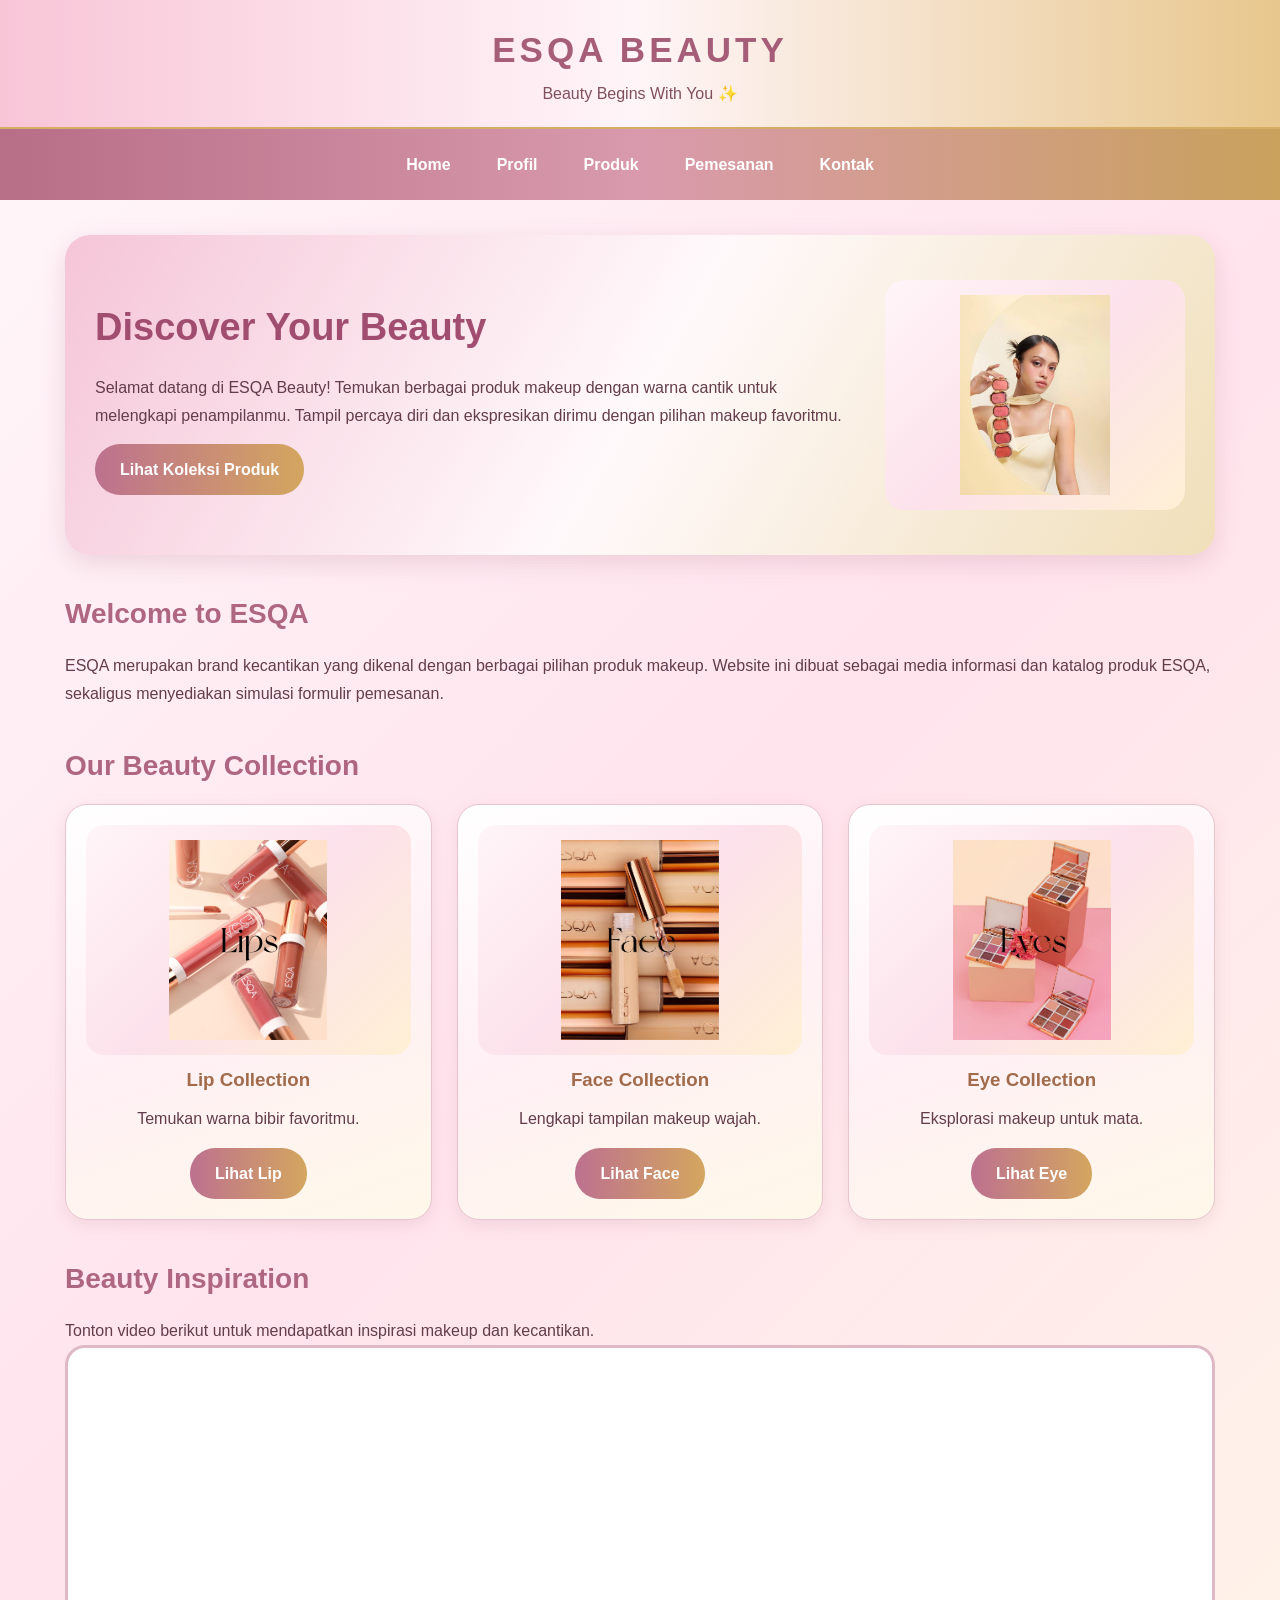
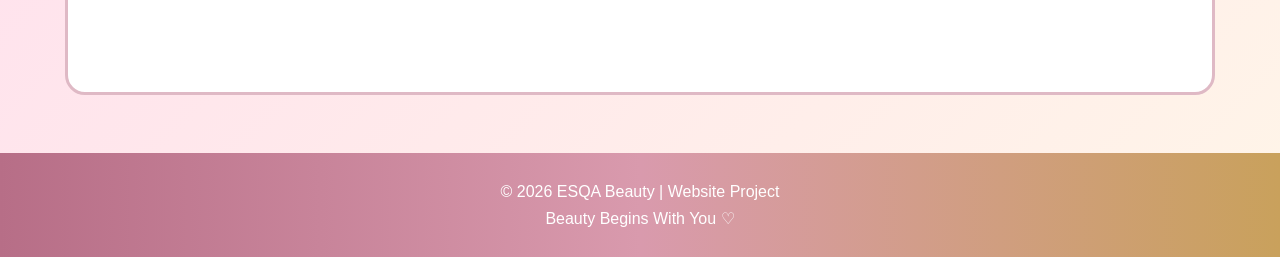
<file: index.html>
<!DOCTYPE html>
<html lang="id">
<head>
    <meta charset="UTF-8">
    <meta name="viewport" content="width=device-width, initial-scale=1.0">
    <title>ESQA Beauty | Home</title>
    <link rel="stylesheet" href="style.css">
</head>
<body>

<header>
    <h1>ESQA BEAUTY</h1>
    <p>Beauty Begins With You ✨</p>
</header>

<nav>
    <a href="index.html">Home</a>
    <a href="profil.html">Profil</a>
    <a href="produk.html">Produk</a>
    <a href="pemesanan.html">Pemesanan</a>
    <a href="kontak.html">Kontak</a>
</nav>

<div class="container">

    <section class="hero">
        <div class="hero-text">
            <h2>Discover Your Beauty</h2>
            <p>
                Selamat datang di ESQA Beauty!
                Temukan berbagai produk makeup dengan
                warna cantik untuk melengkapi penampilanmu.
                Tampil percaya diri dan ekspresikan dirimu
                dengan pilihan makeup favoritmu.
            </p>
            <a href="produk.html" class="btn">
                Lihat Koleksi Produk
            </a>
        </div>

        <img class="product-img"
        src="img/esqa.jpg"
        alt="ESQA Beauty Makeup">
    </section>

    <section>
        <h2>Welcome to ESQA</h2>
        <p>
            ESQA merupakan brand kecantikan yang dikenal
            dengan berbagai pilihan produk makeup.
            Website ini dibuat sebagai media informasi
            dan katalog produk ESQA, sekaligus menyediakan
            simulasi formulir pemesanan.
        </p>
    </section>

    <section>
        <h2>Our Beauty Collection</h2>

        <div class="product-grid">
            <div class="card">
                <img class="product-img"
                src="img/lips.jpg"
                alt="Lip Products">

                <h3>Lip Collection</h3>
                <p>Temukan warna bibir favoritmu.</p>
                <a href="produk.html#lip" class="btn">
                    Lihat Lip
                </a>
            </div>

            <div class="card">
                <img class="product-img"
                src="img/face.jpg"
                alt="Face Products">

                <h3>Face Collection</h3>
                <p>Lengkapi tampilan makeup wajah.</p>
                <a href="produk.html#face" class="btn">
                    Lihat Face
                </a>
            </div>

            <div class="card">
                <img class="product-img"
                src="img/eyes.jpg"
                alt="Eye Products">

                <h3>Eye Collection</h3>
                <p>Eksplorasi makeup untuk mata.</p>
                <a href="produk.html#eye" class="btn">
                    Lihat Eye
                </a>
            </div>
        </div>
    </section>

    <section>
        <h2>Beauty Inspiration</h2>
        <p>
            Tonton video berikut untuk mendapatkan
            inspirasi makeup dan kecantikan.
        </p>

       <iframe
    src="https://www.youtube.com/embed/wHRdKPL8o18"
    title="ESQA Beauty Inspiration"
    allow="accelerometer; autoplay; clipboard-write; encrypted-media; gyroscope; picture-in-picture"
    allowfullscreen>
</iframe>
    </section>

</div>

<footer>
    <p>© 2026 ESQA Beauty | Website Project</p>
    <p>Beauty Begins With You ♡</p>
</footer>

<script>
    document.querySelectorAll(".product-img")
    .forEach(function(img) {
        img.addEventListener("click", function() {
            this.classList.toggle("active");
        });
    });
</script>

</body>
</html>
</file>
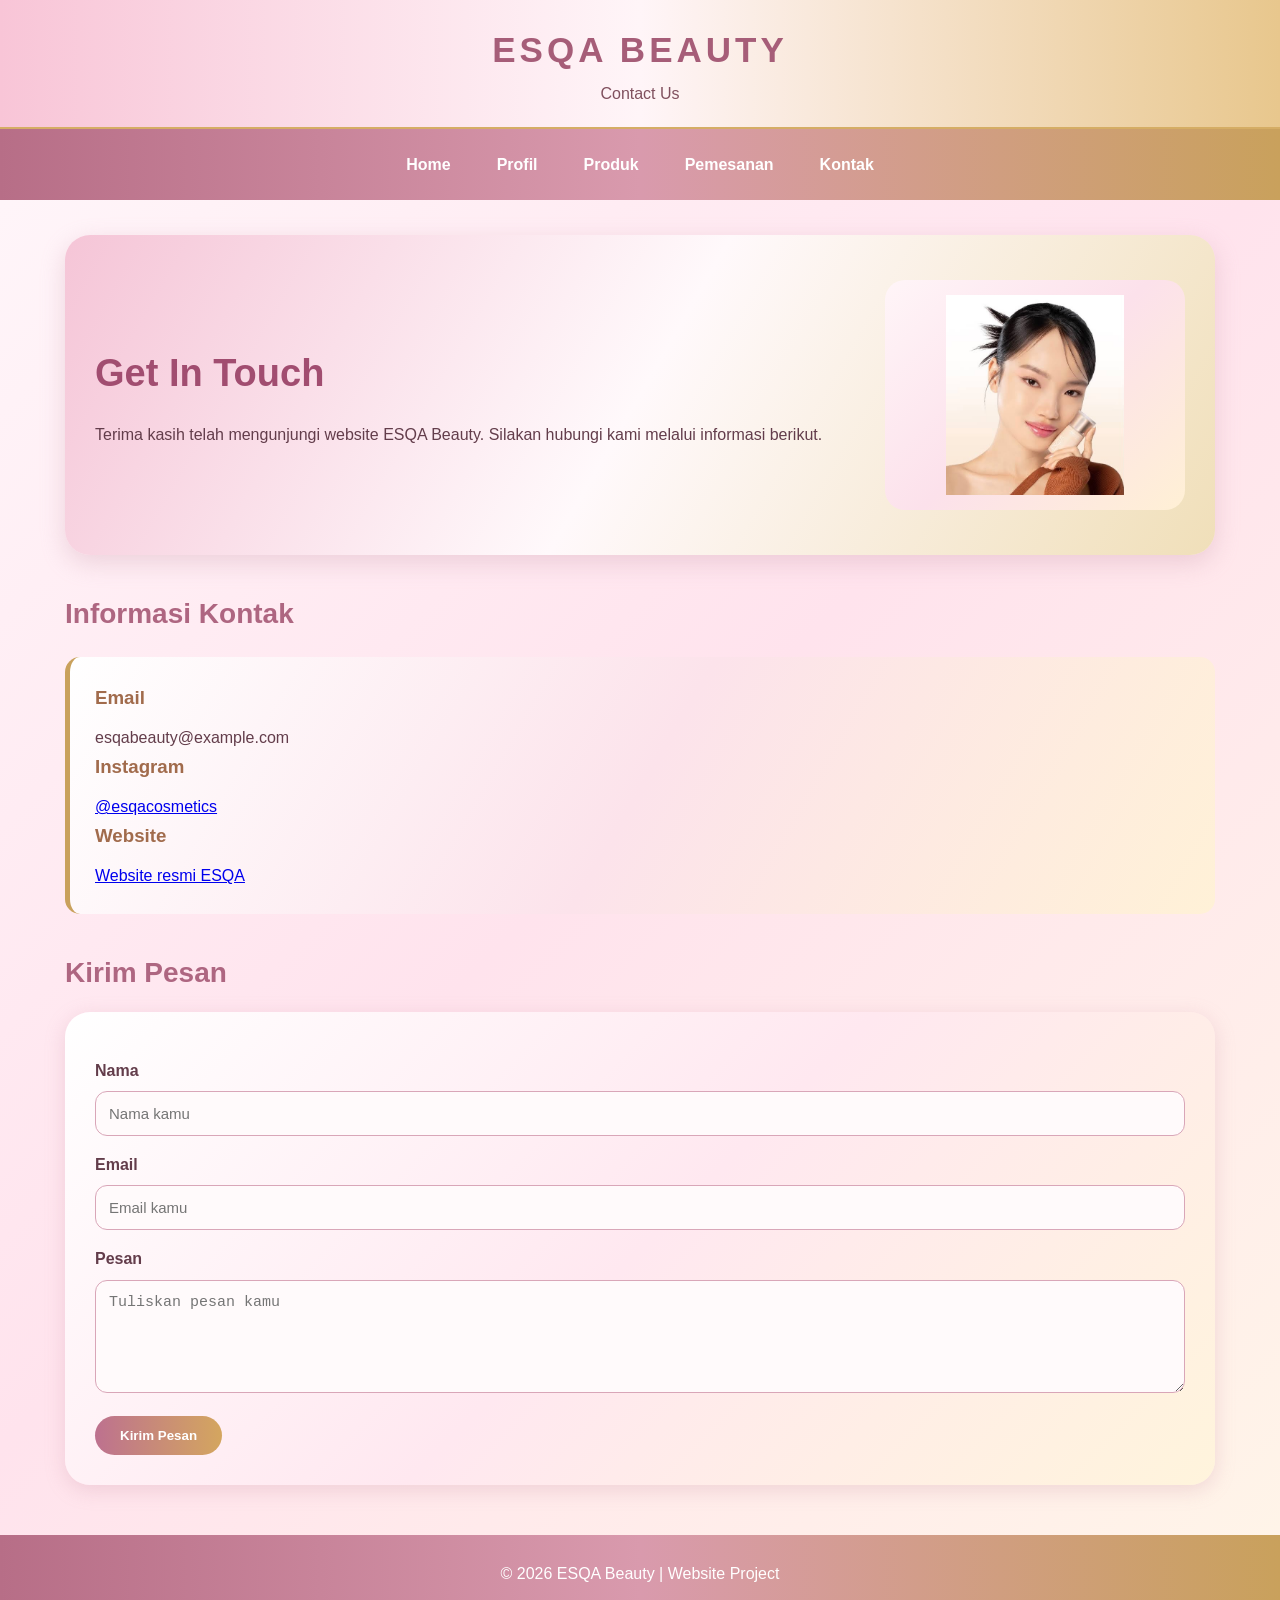
<file: kontak.html>
<!DOCTYPE html>
<html lang="id">
<head>
    <meta charset="UTF-8">
    <meta name="viewport" content="width=device-width, initial-scale=1.0">
    <title>ESQA Beauty | Kontak</title>
    <link rel="stylesheet" href="style.css">
</head>
<body>

<header>
    <h1>ESQA BEAUTY</h1>
    <p>Contact Us</p>
</header>

<nav>
    <a href="index.html">Home</a>
    <a href="profil.html">Profil</a>
    <a href="produk.html">Produk</a>
    <a href="pemesanan.html">Pemesanan</a>
    <a href="kontak.html">Kontak</a>
</nav>

<div class="container">

    <section class="hero">
        <div class="hero-text">
            <h2>Get In Touch</h2>
            <p>
                Terima kasih telah mengunjungi website
                ESQA Beauty. Silakan hubungi kami
                melalui informasi berikut.
            </p>
        </div>

        <img class="product-img"
        src="img/esqak.jpg"
        alt="Contact ESQA">
    </section>

    <section>
        <h2>Informasi Kontak</h2>

        <div class="info-box">
            <h3>Email</h3>
            <p>esqabeauty@example.com</p>

            <h3>Instagram</h3>
            <p>
                <a href="https://www.instagram.com/esqacosmetics/"
                target="_blank">
                    @esqacosmetics
                </a>
            </p>

            <h3>Website</h3>
            <p>
                <a href="https://esqacosmetics.com/"
                target="_blank">
                    Website resmi ESQA
                </a>
            </p>
        </div>
    </section>

    <section>
        <h2>Kirim Pesan</h2>

        <form onsubmit="kirimPesan(event)">

            <label for="nama">Nama</label>
            <input type="text" id="nama"
            placeholder="Nama kamu" required>

            <label for="email">Email</label>
            <input type="email" id="email"
            placeholder="Email kamu" required>

            <label for="pesan">Pesan</label>
            <textarea id="pesan" rows="5"
            placeholder="Tuliskan pesan kamu"
            required></textarea>

            <button type="submit" class="btn">
                Kirim Pesan
            </button>

        </form>

        <p id="notifikasi"></p>
    </section>

</div>

<footer>
    <p>© 2026 ESQA Beauty | Website Project</p>
</footer>

<script>
    function kirimPesan(event) {
        event.preventDefault();

        document.getElementById("notifikasi").innerHTML =
            "Terima kasih! Pesan kamu berhasil dikirim.";

        event.target.reset();
    }

    document.querySelectorAll(".product-img")
    .forEach(function(img) {
        img.addEventListener("click", function() {
            this.classList.toggle("active");
        });
    });
</script>

</body>
</html>
</file>
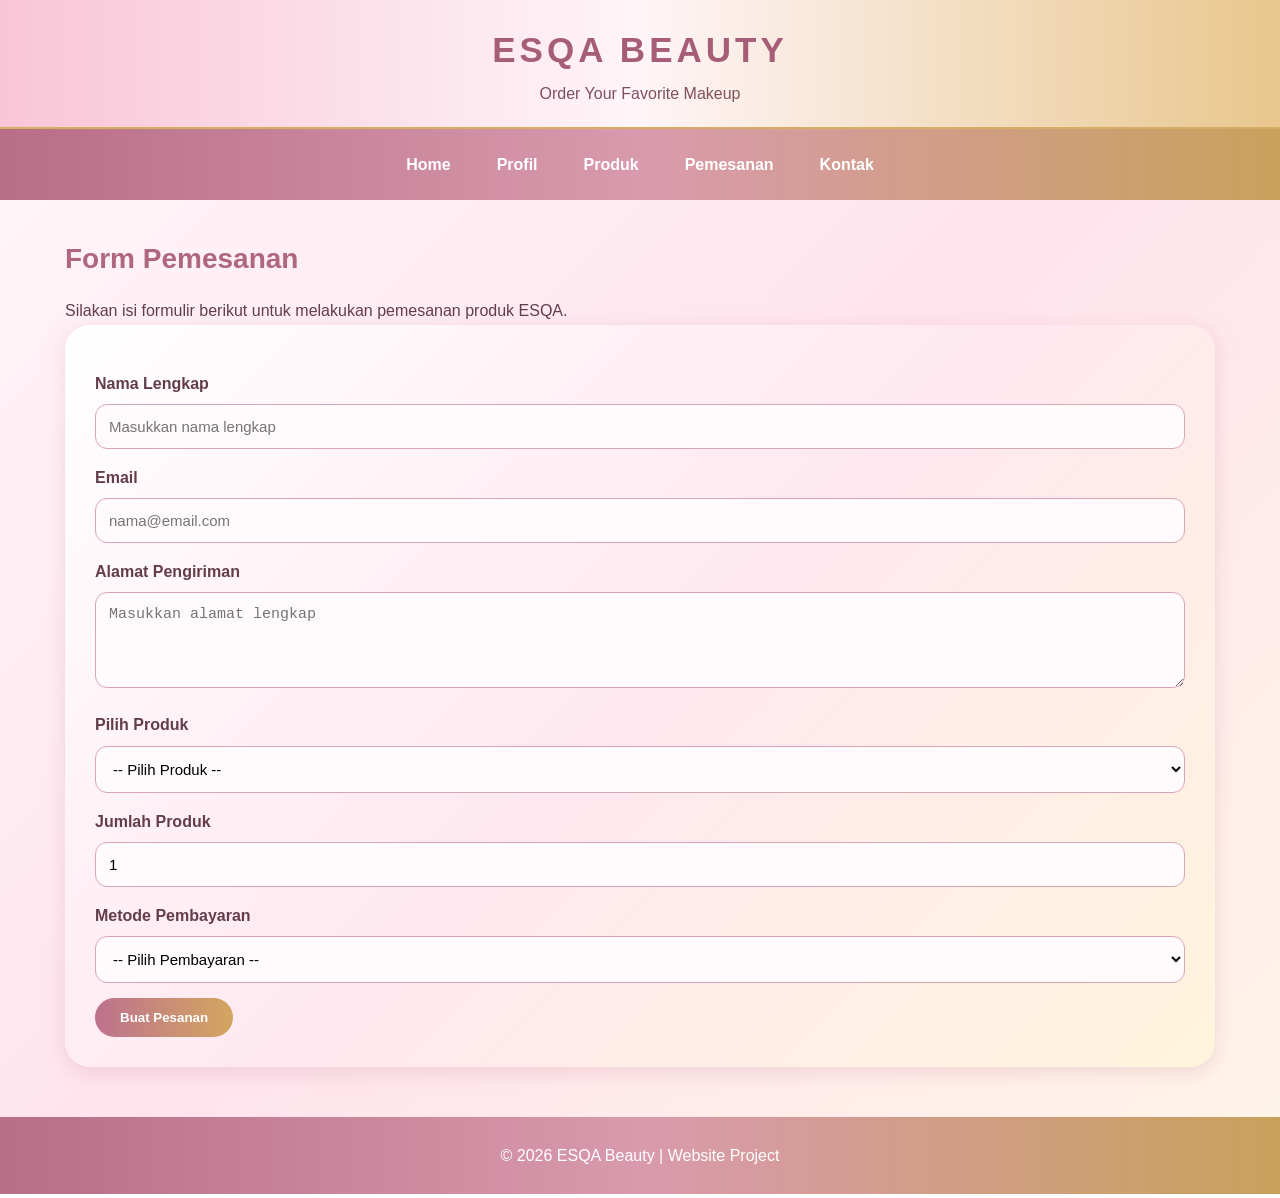
<file: pemesanan.html>
<!DOCTYPE html>
<html lang="id">
<head>
    <meta charset="UTF-8">
    <meta name="viewport" content="width=device-width, initial-scale=1.0">
    <title>ESQA Beauty | Pemesanan</title>
    <link rel="stylesheet" href="style.css">
</head>
<body>

<header>
    <h1>ESQA BEAUTY</h1>
    <p>Order Your Favorite Makeup</p>
</header>

<nav>
    <a href="index.html">Home</a>
    <a href="profil.html">Profil</a>
    <a href="produk.html">Produk</a>
    <a href="pemesanan.html">Pemesanan</a>
    <a href="kontak.html">Kontak</a>
</nav>

<div class="container">

    <section>
        <h2>Form Pemesanan</h2>

        <p>
            Silakan isi formulir berikut untuk
            melakukan pemesanan produk ESQA.
        </p>

        <form id="orderForm">

            <label for="nama">Nama Lengkap</label>
            <input type="text" id="nama"
            placeholder="Masukkan nama lengkap"
            required>

            <label for="email">Email</label>
            <input type="email" id="email"
            placeholder="nama@email.com"
            required>

            <label for="alamat">Alamat Pengiriman</label>
            <textarea id="alamat" rows="4"
            placeholder="Masukkan alamat lengkap"
            required></textarea>

            <label for="produk">Pilih Produk</label>
            <select id="produk" required>
                <option value="">-- Pilih Produk --</option>
                <option value="Lip Tint" data-price="129000">
                    Lip Tint - Rp129.000
                </option>
                <option value="Velvet Lip" data-price="149000">
                    Velvet Lip - Rp149.000
                </option>
                <option value="Lip Cream" data-price="139000">
                    Lip Cream - Rp139.000
                </option>
                <option value="Blush" data-price="135000">
                    Blush - Rp135.000
                </option>
                <option value="Highlighter" data-price="145000">
                    Highlighter - Rp145.000
                </option>
                <option value="Foundation" data-price="189000">
                    Foundation - Rp189.000
                </option>
                <option value="Eyeshadow" data-price="175000">
                    Eyeshadow - Rp175.000
                </option>
                <option value="Mascara" data-price="119000">
                    Mascara - Rp119.000
                </option>
                <option value="Eyeliner" data-price="99000">
                    Eyeliner - Rp99.000
                </option>
            </select>

            <label for="jumlah">Jumlah Produk</label>
            <input type="number" id="jumlah"
            min="1" max="100" value="1" required>

            <label for="bayar">Metode Pembayaran</label>
            <select id="bayar" required>
                <option value="">-- Pilih Pembayaran --</option>
                <option value="Transfer Bank">
                    Transfer Bank
                </option>
                <option value="COD">
                    COD (Bayar di Tempat)
                </option>
                <option value="E-Wallet">
                    E-Wallet
                </option>
            </select>

            <button type="submit" class="btn">
                Buat Pesanan
            </button>

        </form>

        <div class="info-box" id="hasil"
        style="display:none;">
            <h2>Ringkasan Pesanan</h2>
            <p id="ringkasan"></p>
        </div>

    </section>

</div>

<footer>
    <p>© 2026 ESQA Beauty | Website Project</p>
</footer>

 
</script>

</body>
</html>
</file>
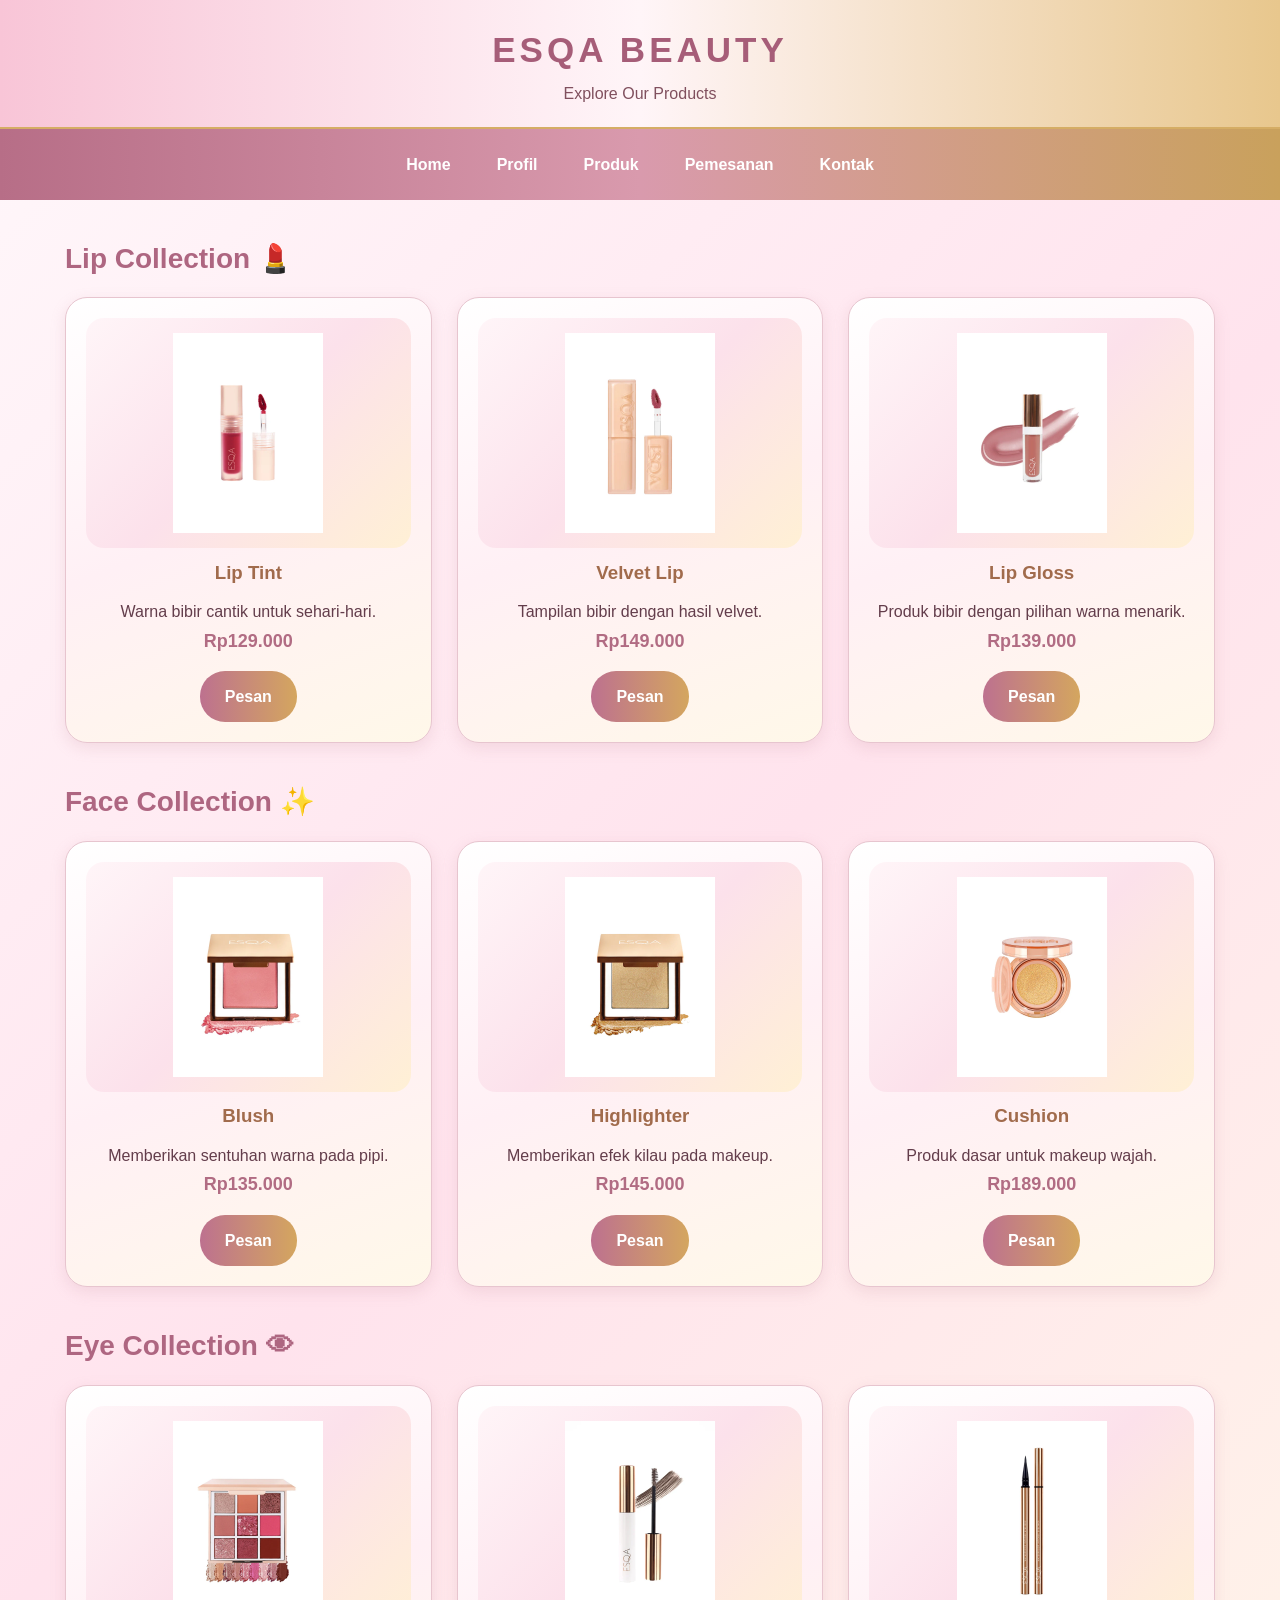
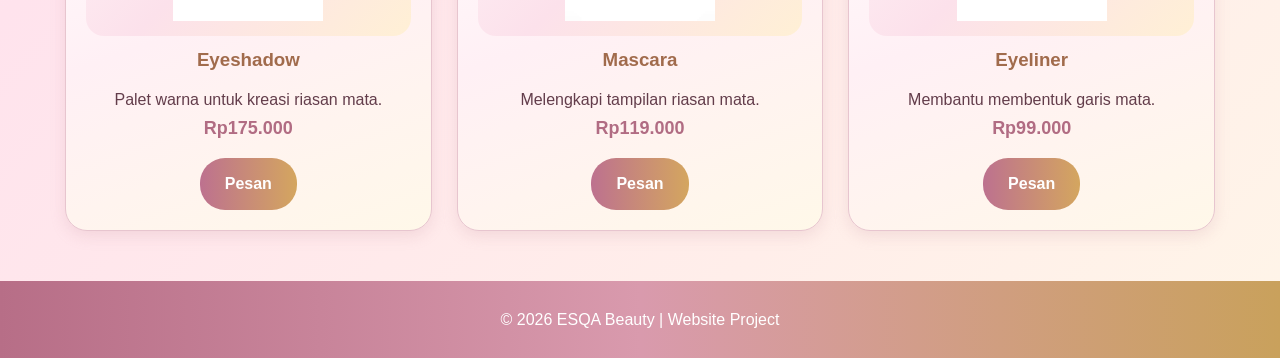
<file: produk.html>
<!DOCTYPE html>
<html lang="id">
<head>
    <meta charset="UTF-8">
    <meta name="viewport" content="width=device-width, initial-scale=1.0">
    <title>ESQA Beauty | Products</title>
    <link rel="stylesheet" href="style.css">
</head>
<body>

<header>
    <h1>ESQA BEAUTY</h1>
    <p>Explore Our Products</p>
</header>

<nav>
    <a href="index.html">Home</a>
    <a href="profil.html">Profil</a>
    <a href="produk.html">Produk</a>
    <a href="pemesanan.html">Pemesanan</a>
    <a href="kontak.html">Kontak</a>
</nav>

<div class="container">

    <section>
        <h2 id="lip">Lip Collection 💄</h2>

        <div class="product-grid">

            <div class="card">
                <img class="product-img"
                src="img/liptint.jpg"
                alt="Lip Tint">
                <h3>Lip Tint</h3>
                <p>Warna bibir cantik untuk sehari-hari.</p>
                <p class="price">Rp129.000</p>
                <a href="pemesanan.html" class="btn">
                    Pesan
                </a>
            </div>

            <div class="card">
                <img class="product-img"
                src="img/lipvelvet.jpg"
                alt="Velvet Lip">
                <h3>Velvet Lip</h3>
                <p>Tampilan bibir dengan hasil velvet.</p>
                <p class="price">Rp149.000</p>
                <a href="pemesanan.html" class="btn">
                    Pesan
                </a>
            </div>

            <div class="card">
                <img class="product-img"
                src="img/lipgloss.jpg"
                alt="Lip Gloss">
                <h3>Lip Gloss</h3>
                <p>Produk bibir dengan pilihan warna menarik.</p>
                <p class="price">Rp139.000</p>
                <a href="pemesanan.html" class="btn">
                    Pesan
                </a>
            </div>

        </div>
    </section>

    <section>
        <h2 id="face">Face Collection ✨</h2>

        <div class="product-grid">

            <div class="card">
                <img class="product-img"
                src="img/blush.jpg"
                alt="Blush">
                <h3>Blush</h3>
                <p>Memberikan sentuhan warna pada pipi.</p>
                <p class="price">Rp135.000</p>
                <a href="pemesanan.html" class="btn">
                    Pesan
                </a>
            </div>

            <div class="card">
                <img class="product-img"
                src="img/highlighter.jpg"
                alt="Highlighter">
                <h3>Highlighter</h3>
                <p>Memberikan efek kilau pada makeup.</p>
                <p class="price">Rp145.000</p>
                <a href="pemesanan.html" class="btn">
                    Pesan
                </a>
            </div>

            <div class="card">
                <img class="product-img"
                src="img/cushion.jpg"
                alt="Cushion">
                <h3>Cushion</h3>
                <p>Produk dasar untuk makeup wajah.</p>
                <p class="price">Rp189.000</p>
                <a href="pemesanan.html" class="btn">
                    Pesan
                </a>
            </div>

        </div>
    </section>

    <section>
        <h2 id="eye">Eye Collection 👁</h2>

        <div class="product-grid">

            <div class="card">
                <img class="product-img"
                src="img/eyeshadow.jpg"
                alt="Eyeshadow">
                <h3>Eyeshadow</h3>
                <p>Palet warna untuk kreasi riasan mata.</p>
                <p class="price">Rp175.000</p>
                <a href="pemesanan.html" class="btn">
                    Pesan
                </a>
            </div>

            <div class="card">
                <img class="product-img"
                src="img/mascara.jpg"
                alt="Mascara">
                <h3>Mascara</h3>
                <p>Melengkapi tampilan riasan mata.</p>
                <p class="price">Rp119.000</p>
                <a href="pemesanan.html" class="btn">
                    Pesan
                </a>
            </div>

            <div class="card">
                <img class="product-img"
                src="img/eyeliner.jpg"
                alt="Eyeliner">
                <h3>Eyeliner</h3>
                <p>Membantu membentuk garis mata.</p>
                <p class="price">Rp99.000</p>
                <a href="pemesanan.html" class="btn">
                    Pesan
                </a>
            </div>

        </div>
    </section>

</div>

<footer>
    <p>© 2026 ESQA Beauty | Website Project</p>
</footer>

<script>
    document.querySelectorAll(".product-img")
    .forEach(function(img) {
        img.addEventListener("click", function() {
            this.classList.toggle("active");
        });
    });
</script>

</body>
</html>
</file>
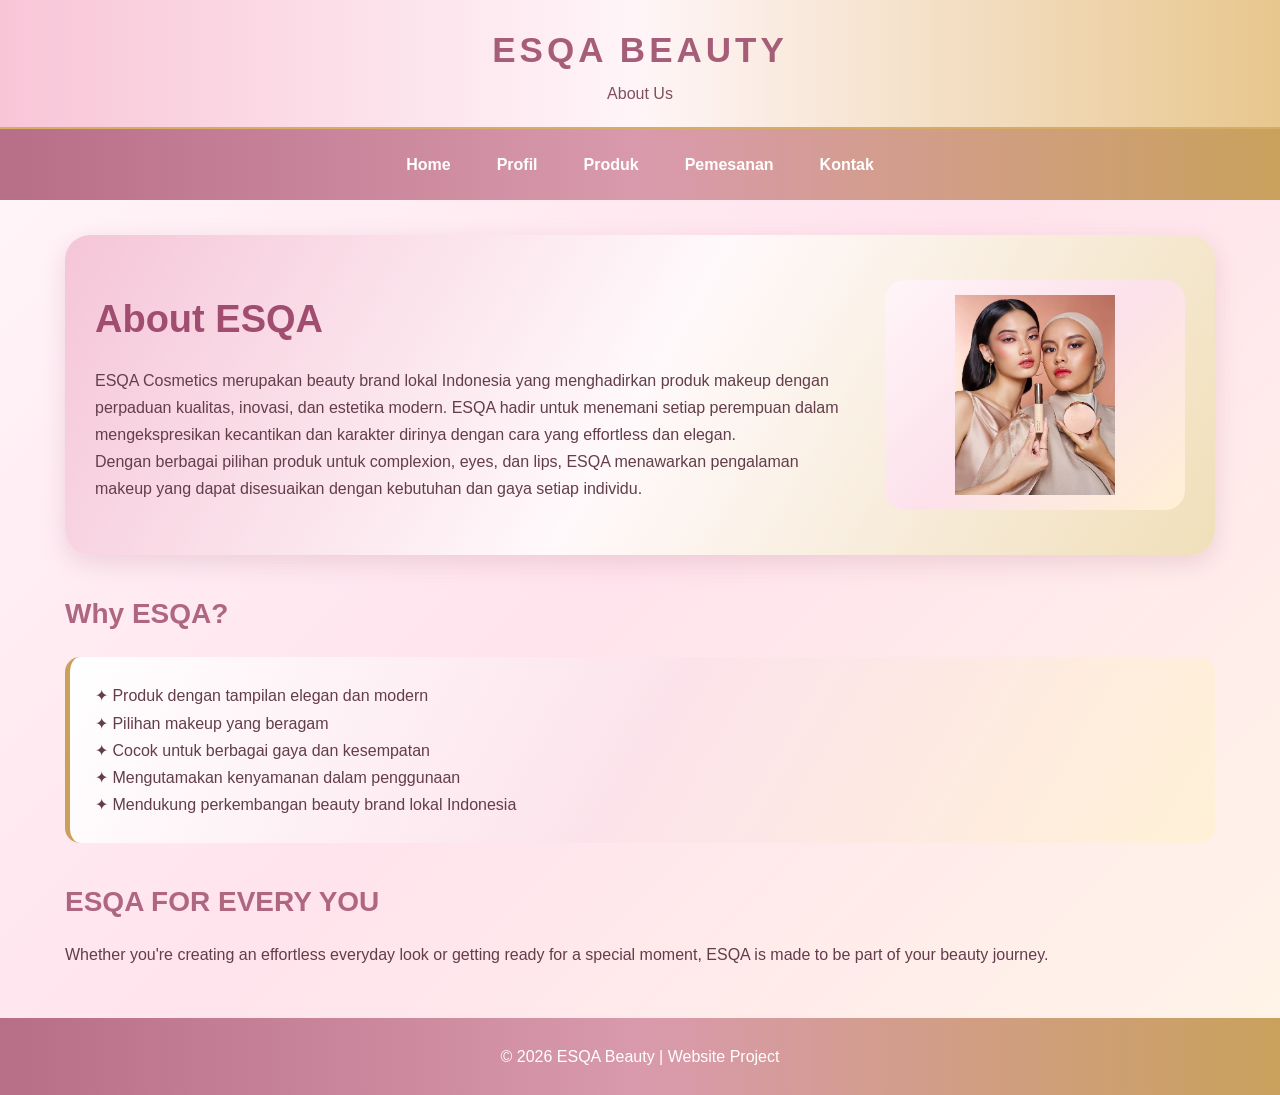
<file: profil.html>
<!DOCTYPE html>
<html lang="id">
<head>
    <meta charset="UTF-8">
    <meta name="viewport" content="width=device-width, initial-scale=1.0">
    <title>ESQA Beauty | Profil</title>
    <link rel="stylesheet" href="style.css">
</head>
<body>

<header>
    <h1>ESQA BEAUTY</h1>
    <p>About Us</p>
</header>

<nav>
    <a href="index.html">Home</a>
    <a href="profil.html">Profil</a>
    <a href="produk.html">Produk</a>
    <a href="pemesanan.html">Pemesanan</a>
    <a href="kontak.html">Kontak</a>
</nav>

<div class="container">

    <section class="hero">
        <div class="hero-text">
            <h2>About ESQA</h2>
            <p>
                ESQA Cosmetics merupakan beauty brand lokal Indonesia yang menghadirkan produk makeup dengan perpaduan kualitas, inovasi, dan estetika modern. ESQA hadir untuk menemani setiap perempuan dalam mengekspresikan kecantikan dan karakter dirinya dengan cara yang effortless dan elegan.</p>

<p>Dengan berbagai pilihan produk untuk complexion, eyes, dan lips, ESQA menawarkan pengalaman makeup yang dapat disesuaikan dengan kebutuhan dan gaya setiap individu.


            </p>
        </div>

        <img class="product-img"
        src="img/esqaa.jpg"
        alt="ESQA">
    </section>

    <section>
        <h2>Why ESQA?</h2>
        <div class="info-box">
            <p>✦ Produk dengan tampilan elegan dan modern</p>
	    <p>✦ Pilihan makeup yang beragam</p>
	    <p>✦ Cocok untuk berbagai gaya dan kesempatan</p>
	    <p>✦ Mengutamakan kenyamanan dalam penggunaan</p>
	    <p>✦ Mendukung perkembangan beauty brand lokal Indonesia</p>
        </div>
    </section>

    <section>
        <h2>ESQA FOR EVERY YOU</h2>
        <p>
            Whether you're creating an effortless everyday look or getting ready for a special moment, ESQA is made to be part of your beauty journey.
        </p>
    </section>

</div>

<footer>
    <p>© 2026 ESQA Beauty | Website Project</p>
</footer>

<script>
    document.querySelectorAll(".product-img")
    .forEach(function(img) {
        img.addEventListener("click", function() {
            this.classList.toggle("active");
        });
    });
</script>

</body>
</html>
</file>
<file: style.css>
/* =========================
   ESQA BEAUTY - STYLE
   ========================= */

* {
    margin: 0;
    padding: 0;
    box-sizing: border-box;
}

html {
    scroll-behavior: smooth;
}

body {
    font-family: Arial, sans-serif;
    color: #633d4b;
    background: linear-gradient(
        135deg,
        #fff8fb,
        #ffe3ed,
        #fff5e8
    );
    line-height: 1.7;
}

/* HEADER */

header {
    background: linear-gradient(
        90deg,
        #f8c5d7,
        #fff5f8,
        #e8c78d
    );
    padding: 20px;
    text-align: center;
    border-bottom: 2px solid #d5ad65;
}

header h1 {
    color: #a65d78;
    font-size: 35px;
    letter-spacing: 4px;
}

header p {
    color: #80505e;
}

/* NAVIGASI */

nav {
    background: linear-gradient(
        90deg,
        #b76e87,
        #d99aad,
        #c9a15c
    );
    display: flex;
    justify-content: center;
    flex-wrap: wrap;
    padding: 12px;
    gap: 10px;
}

nav a {
    color: white;
    text-decoration: none;
    padding: 10px 18px;
    border-radius: 25px;
    font-weight: bold;
    transition: 0.3s;
}

nav a:hover {
    background: white;
    color: #b76e87;
    transform: translateY(-4px);
}

/* KONTEN UTAMA */

.container {
    width: 90%;
    max-width: 1150px;
    margin: 35px auto;
}

section {
    margin-bottom: 35px;
}

h2 {
    color: #ae6681;
    margin-bottom: 15px;
    font-size: 28px;
}

h3 {
    color: #a16b4c;
    margin-bottom: 10px;
}

/* HERO BERANDA */

.hero {
    display: flex;
    flex-wrap: wrap;
    align-items: center;
    justify-content: space-around;
    gap: 30px;
    padding: 45px 30px;
    background: linear-gradient(
        120deg,
        #f5c5d7,
        #fff9fb,
        #f0dfb9
    );
    border-radius: 25px;
    box-shadow: 0 8px 25px #c99aaa55;
}

.hero-text {
    flex: 1;
    min-width: 250px;
}

.hero-text h2 {
    font-size: 38px;
    color: #a14d70;
}

.hero img {
    width: 300px;
    max-width: 100%;
    border-radius: 20px;
}

/* GAMBAR DAN ANIMASI */

.product-img {
    width: 100%;
    height: 230px;
    object-fit: contain;
    background: linear-gradient(
        135deg,
        #fff5f8,
        #fce1eb,
        #fff0d5
    );
    border-radius: 18px;
    padding: 15px;
    cursor: pointer;
    transition: transform 0.4s,
                box-shadow 0.4s;
}

.product-img:hover {
    transform: scale(1.04);
    box-shadow: 0 8px 20px #c58b9c66;
}

/* KLIK GAMBAR */

.product-img.active {
    transform: scale(1.12) rotate(5deg);
    box-shadow: 0 0 25px #d9a7bb;
    border: 2px solid #c99d56;
}

/* TOMBOL */

.btn {
    display: inline-block;
    background: linear-gradient(
        90deg,
        #bd718f,
        #d4a65f
    );
    color: white;
    text-decoration: none;
    padding: 12px 25px;
    border-radius: 25px;
    margin-top: 15px;
    border: none;
    cursor: pointer;
    font-weight: bold;
    transition: 0.3s;
}

.btn:hover {
    transform: scale(1.06);
    box-shadow: 0 5px 15px #b76e8766;
}

/* KATALOG PRODUK */

.product-grid {
    display: grid;
    grid-template-columns: repeat(
        auto-fit,
        minmax(220px, 1fr)
    );
    gap: 25px;
}

.card {
    background: linear-gradient(
        160deg,
        #ffffff,
        #fff0f5,
        #fff8e9
    );
    border: 1px solid #e7c5cf;
    padding: 20px;
    border-radius: 22px;
    text-align: center;
    box-shadow: 0 5px 15px #c58b9c33;
    transition: 0.3s;
}

.card:hover {
    transform: translateY(-8px);
}

.price {
    color: #b16c83;
    font-size: 18px;
    font-weight: bold;
}

/* FORM */

form {
    background: linear-gradient(
        135deg,
        #fff,
        #ffe8f0,
        #fff4dc
    );
    padding: 30px;
    border-radius: 25px;
    box-shadow: 0 5px 20px #c58b9c44;
}

label {
    display: block;
    margin-top: 15px;
    font-weight: bold;
}

input,
select,
textarea {
    width: 100%;
    padding: 13px;
    margin-top: 7px;
    border: 1px solid #d9a6b8;
    border-radius: 12px;
    background: #fffafb;
    font-size: 15px;
}

input:focus,
select:focus,
textarea:focus {
    outline: 2px solid #d4a65f;
}

/* IFRAME */

iframe {
    width: 100%;
    height: 350px;
    border: 3px solid #dfb9c5;
    border-radius: 20px;
    background: white;
}

/* KOTAK INFORMASI */

.info-box {
    background: linear-gradient(
        120deg,
        #fff,
        #fce3eb,
        #fff1d7
    );
    border-left: 5px solid #c9a15c;
    padding: 25px;
    border-radius: 15px;
    margin: 20px 0;
}

/* FOOTER */

footer {
    text-align: center;
    background: linear-gradient(
        90deg,
        #b76e87,
        #d99aad,
        #c9a15c
    );
    color: white;
    padding: 25px;
    margin-top: 50px;
}

footer a {
    color: white;
}

/* RESPONSIVE */

@media (max-width: 600px) {
    header h1 {
        font-size: 27px;
    }

    .hero-text h2 {
        font-size: 28px;
    }

    nav a {
        padding: 8px 12px;
        font-size: 13px;
    }

    .container {
        width: 92%;
    }
}
</file>
